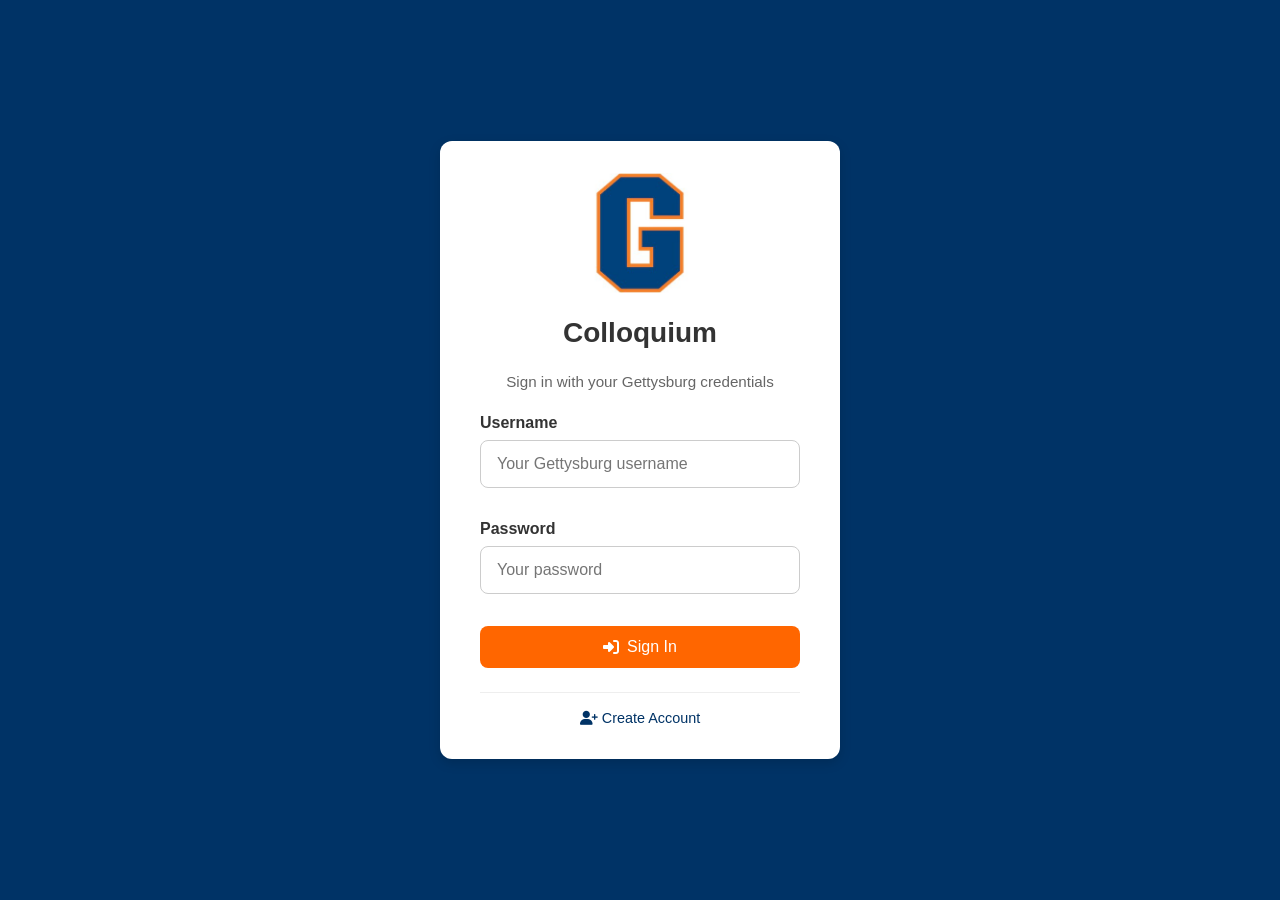
<file: TestFiles/index.html>
<!DOCTYPE html>
<html lang="en">
<head>
    <meta charset="UTF-8">
    <meta name="viewport" content="width=device-width, initial-scale=1.0">
    <title>Colloquium - Login</title>
    <link rel="stylesheet" href="style.css">
    <link rel="stylesheet" href="https://cdnjs.cloudflare.com/ajax/libs/font-awesome/6.4.0/css/all.min.css">
    <style>
        .login-footer { margin-top: 1.5rem; padding-top: 1rem; border-top: 1px solid #eee; text-align: center; }
        .login-footer a { color: #003366; text-decoration: none; font-size: 0.9rem; margin: 0 0.5rem; }
        .login-footer a:hover { color: #ff6600; }
    </style>
</head>
<body>
    <div class="container">
        <img src="gburglogo.jpg" alt="Gettysburg College Logo" class="logo">
        <h1>Colloquium</h1>
        <p class="login-subtitle">Sign in with your Gettysburg credentials</p>

        <!-- Login form: username + password, JS appends @gettysburg.edu before sending -->
        <form id="loginForm" onsubmit="handleLogin(event)">
            <div class="input-group">
                <label for="username">Username</label>
                <input type="text" id="username" placeholder="Your Gettysburg username" required autocomplete="username">
            </div>
            <div class="input-group">
                <label for="password">Password</label>
                <input type="password" id="password" placeholder="Your password" required autocomplete="current-password">
            </div>
            <button type="submit" class="btn-login">
                <i class="fas fa-sign-in-alt"></i> Sign In
            </button>
        </form>

        <div id="loginResult"></div>

        <div class="login-footer">
            <a href="register.php"><i class="fas fa-user-plus"></i> Create Account</a>
        </div>
    </div>
    <script src="app.js"></script>
</body>
</html>
</file>
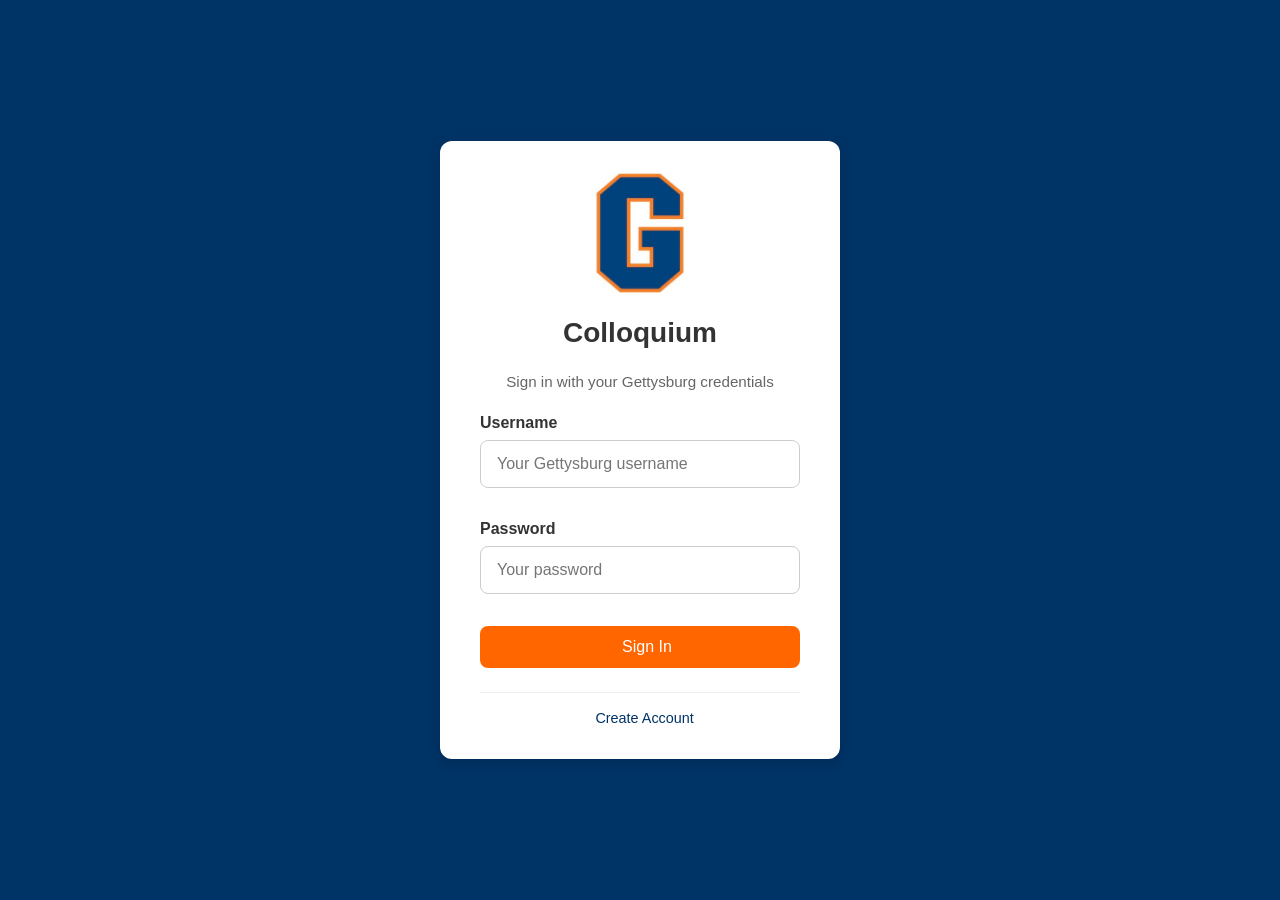
<file: TestFiles/success.html>
<!DOCTYPE html>
<html lang="en">
<head>
    <meta charset="UTF-8">
    <title>Redirecting...</title>
    <meta http-equiv="refresh" content="0; url=index.html">
</head>
<body>
    <p>Redirecting... <a href="index.html">Click here</a> if not redirected.</p>
</body>
</html>
</file>
<file: TestFiles/style.css>
/* ===========================================
   COLLOQUIUM ATTENDANCE SYSTEM - STYLESHEET
   
   This CSS file styles all pages of the system:
   - Login page (index.html)
   - Attendance form (attendance.php)
   - Professor Dashboard (prof_dashboard.php)
   - Student Dashboard (stud_dashboard.php)
   
   Color Scheme:
   - Primary Blue: #003366 (Gettysburg College blue)
   - Accent Orange: #ff6600 (Gettysburg College orange)
   - Success Green: #28a745
   - Error Red: #dc3545
   - Warning Orange: #fd7e14
   =========================================== */

/* Logo styling */
.logo {
    display: block;
    margin: 0 auto 1.5rem auto;
    width: 120px;
    height: auto;
}

/* ===========================================
   CSS RESET & BASE STYLES
   Normalizes default browser styles
   =========================================== */
* {
    margin: 0;
    padding: 0;
    box-sizing: border-box;
}

body {
    font-family: -apple-system, BlinkMacSystemFont, 'Segoe UI', Roboto, Helvetica, Arial, sans-serif;
    background-color: #003366;
    color: #e0e0e0;
    min-height: 100vh;
    display: flex;
    justify-content: center;
    align-items: center;
}

/* ===========================================
   LOGIN PAGE CONTAINER
   White card centered on blue background
   =========================================== */
.container {
    background: #ffffff;
    color: #333;
    padding: 2rem 2.5rem;
    border-radius: 12px;
    box-shadow: 0 4px 12px rgba(0, 0, 0, 0.15);
    width: 100%;
    max-width: 400px;
}

h1 {
    font-size: 1.75rem;
    margin-bottom: 1.5rem;
    text-align: center;
    font-weight: 600;
}

/* ===========================================
   FORM STYLES
   Used across login and attendance forms
   =========================================== */
form {
    display: flex;
    flex-direction: column;
    gap: 1rem;
}

input[type='text'] {
    padding: 0.875rem 1rem;
    border: 1px solid #ccc;
    border-radius: 8px;
    font-size: 1rem;
    transition: border-color 0.2s, box-shadow 0.2s;
    background-color: #fff;
    width: 100%;
}

input[type='text']:focus {
    outline: none;
    border-color: #ff6600;
    box-shadow: 0 0 0 3px rgba(255, 102, 0, 0.1);
}

button[type='submit'] {
    padding: 0.75rem 1.5rem;
    background-color: #ff6600;
    color: #fff;
    border: none;
    border-radius: 8px;
    font-size: 1rem;
    font-weight: 500;
    cursor: pointer;
    transition: background-color 0.2s;
}

button[type='submit']:hover {
    background-color: #e55a00;
}

/* ===========================================
   RESULT/MESSAGE DISPLAY STYLES
   For login results and form feedback
   =========================================== */
#result {
    margin-top: 1rem;
    font-size: 0.9rem;
    text-align: center;
}

#result div[style*='green'] {
    color: #28a745;
}

#result div[style*='red'] {
    color: #dc3545;
}

#result div[style*='orange'] {
    color: #fd7e14;
}

#result a {
    color: #ff6600;
    text-decoration: none;
}

#result a:hover {
    text-decoration: underline;
}

/* ===========================================
   ATTENDANCE PAGE STYLES
   Specific styles for attendance.php
   =========================================== */
.attendance-page {
    flex-direction: column;
    padding: 2rem;
}

.attendance-container {
    background: #ffffff;
    color: #333;
    padding: 2rem;
    border-radius: 16px;
    box-shadow: 0 8px 32px rgba(0, 0, 0, 0.2);
    width: 100%;
    max-width: 500px;
}

/* Header with icon and title */
.attendance-header {
    text-align: center;
    margin-bottom: 1.5rem;
}

.attendance-header h1 {
    display: flex;
    align-items: center;
    justify-content: center;
    gap: 0.5rem;
    color: #003366;
}

.attendance-header h1 i {
    color: #ff6600;
}

.subtitle {
    color: #666;
    font-size: 0.95rem;
    margin-top: 0.5rem;
}

/* Active event banner - shows current event status */
.active-event-banner {
    display: flex;
    align-items: center;
    gap: 0.75rem;
    padding: 1rem;
    border-radius: 8px;
    margin-bottom: 1.5rem;
    font-weight: 500;
}

.active-event-banner.event-active {
    background: #e8f5e9;
    color: #2e7d32;
    border: 1px solid #a5d6a7;
}

.active-event-banner.no-event {
    background: #fff3e0;
    color: #e65100;
    border: 1px solid #ffcc80;
}

/* Feedback messages (success, error, info) */
.message {
    display: flex;
    align-items: center;
    gap: 0.75rem;
    padding: 1rem;
    border-radius: 8px;
    margin-bottom: 1.5rem;
}

.message.success {
    background: #d4edda;
    color: #155724;
    border: 1px solid #c3e6cb;
}

.message.error {
    background: #f8d7da;
    color: #721c24;
    border: 1px solid #f5c6cb;
}

.message.info {
    background: #cce5ff;
    color: #004085;
    border: 1px solid #b8daff;
}

/* Form styling */
.attendance-form {
    margin-bottom: 1.5rem;
}

.input-group {
    margin-bottom: 1rem;
}

.input-group label {
    display: block;
    font-weight: 600;
    margin-bottom: 0.5rem;
    color: #333;
}

/* Primary button with icon */
.btn-primary {
    display: flex;
    align-items: center;
    justify-content: center;
    gap: 0.5rem;
    width: 100%;
    padding: 1rem;
    background: #ff6600;
    color: white;
    border: none;
    border-radius: 8px;
    font-size: 1.1rem;
    font-weight: 600;
    cursor: pointer;
    transition: background 0.2s;
}

.btn-primary:hover {
    background: #e55a00;
}

.help-text {
    text-align: center;
    color: #888;
    font-size: 0.85rem;
    margin-top: 1rem;
}

/* Database error display */
.db-error {
    display: flex;
    align-items: center;
    gap: 0.5rem;
    padding: 1rem;
    background: #f8d7da;
    color: #721c24;
    border-radius: 8px;
    font-size: 0.9rem;
    margin-top: 1rem;
}

/* Event details card */
.event-details {
    background: #f5f5f5;
    padding: 1.25rem;
    border-radius: 8px;
    margin-top: 1.5rem;
}

.event-details h3 {
    color: #003366;
    margin-bottom: 0.75rem;
}

.event-details p {
    display: flex;
    align-items: center;
    gap: 0.5rem;
    color: #555;
    margin-bottom: 0.5rem;
}

.event-details p i {
    color: #ff6600;
    width: 20px;
}

/* Multiple events styling */
.event-item {
    border-bottom: 1px solid #ddd;
    padding-bottom: 1rem;
    margin-bottom: 1rem;
}

.event-item:last-child {
    border-bottom: none;
    margin-bottom: 0;
}

.event-item h4 {
    color: #003366;
    margin-bottom: 0.5rem;
    font-size: 1.1rem;
}

/* ===========================================
   DASHBOARD PAGE STYLES
   Shared styles for professor and student dashboards
   =========================================== */
.dashboard-page {
    display: block;
    background: #f0f2f5;
    color: #333;
}

/* Navigation bar */
.dashboard-nav {
    display: flex;
    justify-content: space-between;
    align-items: center;
    padding: 1rem 2rem;
    background: #003366;
    color: white;
    box-shadow: 0 2px 8px rgba(0, 0, 0, 0.1);
}

.nav-brand {
    display: flex;
    align-items: center;
    gap: 0.75rem;
    font-size: 1.25rem;
    font-weight: 600;
}

.nav-brand i {
    color: #ff6600;
}

.nav-user {
    display: flex;
    align-items: center;
    gap: 1rem;
}

.btn-logout {
    color: white;
    padding: 0.5rem;
    border-radius: 4px;
    transition: background 0.2s;
}

.btn-logout:hover {
    background: rgba(255, 255, 255, 0.1);
}

/* Main content area */
.dashboard-main {
    padding: 2rem;
    max-width: 1200px;
    margin: 0 auto;
}

.dashboard-header {
    margin-bottom: 2rem;
}

.dashboard-header h1 {
    display: flex;
    align-items: center;
    gap: 0.75rem;
    color: #003366;
    text-align: left;
}

.dashboard-header h1 i {
    color: #ff6600;
}

/* ===========================================
   STATISTICS CARDS GRID
   Displays key metrics at top of dashboard
   =========================================== */
.stats-grid {
    display: grid;
    grid-template-columns: repeat(auto-fit, minmax(200px, 1fr));
    gap: 1.5rem;
    margin-bottom: 2rem;
}

.student-stats {
    grid-template-columns: repeat(auto-fit, minmax(180px, 1fr));
}

/* Individual stat card */
.stat-card {
    display: flex;
    align-items: center;
    gap: 1rem;
    background: white;
    padding: 1.5rem;
    border-radius: 12px;
    box-shadow: 0 2px 8px rgba(0, 0, 0, 0.08);
}

/* Colored icon circles */
.stat-icon {
    width: 50px;
    height: 50px;
    border-radius: 12px;
    display: flex;
    align-items: center;
    justify-content: center;
    font-size: 1.25rem;
}

.stat-icon.blue {
    background: #e3f2fd;
    color: #1976d2;
}

.stat-icon.green {
    background: #e8f5e9;
    color: #388e3c;
}

.stat-icon.orange {
    background: #fff3e0;
    color: #f57c00;
}

.stat-icon.red {
    background: #ffebee;
    color: #d32f2f;
}

.stat-info {
    display: flex;
    flex-direction: column;
}

.stat-label {
    font-size: 0.85rem;
    color: #666;
}

.stat-value {
    font-size: 1.5rem;
    font-weight: 700;
    color: #333;
}

.stat-value small {
    font-size: 0.75rem;
    font-weight: 400;
    color: #888;
    display: block;
}

/* ===========================================
   COURSE CARDS GRID
   Grid of courses on professor dashboard
   =========================================== */
.courses-section h2,
.students-section h2,
.events-section h2,
.history-section h2 {
    color: #003366;
    margin-bottom: 1rem;
    font-size: 1.25rem;
}

.course-grid {
    display: grid;
    grid-template-columns: repeat(auto-fit, minmax(280px, 1fr));
    gap: 1.5rem;
}

/* Individual course card - clickable */
.course-card {
    display: block;
    background: white;
    padding: 1.5rem;
    border-radius: 12px;
    box-shadow: 0 2px 8px rgba(0, 0, 0, 0.08);
    text-decoration: none;
    color: inherit;
    transition: transform 0.2s, box-shadow 0.2s;
    border: 2px solid transparent;
}

.course-card:hover {
    transform: translateY(-2px);
    box-shadow: 0 4px 16px rgba(0, 0, 0, 0.12);
}

.course-card.selected {
    border-color: #ff6600;
}

.course-header {
    display: flex;
    justify-content: space-between;
    align-items: center;
    margin-bottom: 0.5rem;
}

.course-code {
    font-weight: 700;
    color: #003366;
    font-size: 1.1rem;
}

.course-semester {
    background: #e3f2fd;
    color: #1976d2;
    padding: 0.25rem 0.5rem;
    border-radius: 4px;
    font-size: 0.75rem;
    font-weight: 500;
}

.course-name {
    color: #333;
    font-size: 0.95rem;
    margin-bottom: 1rem;
    font-weight: 400;
}

.course-stats {
    display: flex;
    gap: 1.5rem;
    color: #666;
    font-size: 0.85rem;
}

.course-stats i {
    color: #ff6600;
    margin-right: 0.25rem;
}

/* ===========================================
   STUDENT TABLE
   Lists students in professor dashboard
   =========================================== */
.students-section {
    margin-top: 2rem;
}

.requirement-note {
    color: #666;
    font-size: 0.9rem;
    margin-bottom: 1rem;
}

.requirement-note i {
    color: #1976d2;
}

.table-container {
    background: white;
    border-radius: 12px;
    overflow: hidden;
    box-shadow: 0 2px 8px rgba(0, 0, 0, 0.08);
}

.students-table,
.history-table {
    width: 100%;
    border-collapse: collapse;
}

.students-table th,
.students-table td,
.history-table th,
.history-table td {
    padding: 1rem;
    text-align: left;
    border-bottom: 1px solid #eee;
}

.students-table th,
.history-table th {
    background: #f5f5f5;
    font-weight: 600;
    color: #333;
}

.students-table tr:hover,
.history-table tr:hover {
    background: #fafafa;
}

.attendance-count {
    font-weight: 700;
    color: #003366;
}

/* Status badges (Complete, In Progress, Partial) */
.status-badge {
    display: inline-flex;
    align-items: center;
    gap: 0.25rem;
    padding: 0.25rem 0.75rem;
    border-radius: 20px;
    font-size: 0.8rem;
    font-weight: 500;
}

.status-badge.complete {
    background: #e8f5e9;
    color: #2e7d32;
}

.status-badge.incomplete,
.status-badge.partial {
    background: #fff3e0;
    color: #e65100;
}

.type-badge {
    background: #e3f2fd;
    color: #1976d2;
    padding: 0.25rem 0.5rem;
    border-radius: 4px;
    font-size: 0.8rem;
}

.no-data {
    text-align: center;
    color: #888;
    padding: 3rem;
    background: white;
    border-radius: 12px;
}

.no-data i {
    margin-right: 0.5rem;
}

/* ===========================================
   TAB NAVIGATION
   For student dashboard tabs
   =========================================== */
.tab-navigation {
    display: flex;
    gap: 0.5rem;
    margin-bottom: 1.5rem;
    border-bottom: 2px solid #ddd;
}

.tab-link {
    display: flex;
    align-items: center;
    gap: 0.5rem;
    padding: 1rem 1.5rem;
    text-decoration: none;
    color: #666;
    font-weight: 500;
    border-bottom: 2px solid transparent;
    margin-bottom: -2px;
    transition: all 0.2s;
}

.tab-link:hover {
    color: #003366;
}

.tab-link.active {
    color: #003366;
    border-bottom-color: #ff6600;
}

.tab-link i {
    color: #ff6600;
}

/* ===========================================
   EVENT CARDS
   For upcoming events on student dashboard
   =========================================== */
.event-cards {
    display: grid;
    grid-template-columns: repeat(auto-fit, minmax(300px, 1fr));
    gap: 1.5rem;
}

.event-card {
    background: white;
    padding: 1.5rem;
    border-radius: 12px;
    box-shadow: 0 2px 8px rgba(0, 0, 0, 0.08);
    position: relative;
}

.event-type-badge {
    display: inline-block;
    background: #ff6600;
    color: white;
    padding: 0.25rem 0.75rem;
    border-radius: 4px;
    font-size: 0.75rem;
    font-weight: 600;
    margin-bottom: 0.75rem;
}

.event-title {
    color: #003366;
    font-size: 1.1rem;
    margin-bottom: 1rem;
}

.event-meta {
    display: flex;
    flex-direction: column;
    gap: 0.5rem;
}

.event-meta p {
    display: flex;
    align-items: center;
    gap: 0.5rem;
    color: #666;
    font-size: 0.9rem;
}

.event-meta i {
    color: #ff6600;
    width: 16px;
}

/* ===========================================
   RESPONSIVE DESIGN
   Adjustments for smaller screens
   =========================================== */
@media (max-width: 768px) {
    .dashboard-nav {
        padding: 1rem;
    }
    
    .dashboard-main {
        padding: 1rem;
    }
    
    .stats-grid {
        grid-template-columns: 1fr 1fr;
    }
    
    .course-grid {
        grid-template-columns: 1fr;
    }
    
    .tab-link {
        padding: 0.75rem 1rem;
        font-size: 0.9rem;
    }
    
    .students-table,
    .history-table {
        font-size: 0.85rem;
    }
    
    .students-table th,
    .students-table td,
    .history-table th,
    .history-table td {
        padding: 0.75rem 0.5rem;
    }
}

/* ===========================================
   LOGIN PAGE ENHANCEMENTS
   Improved styling for login form
   =========================================== */
.login-subtitle {
    text-align: center;
    color: #666;
    margin-bottom: 1.5rem;
    font-size: 0.95rem;
}

.input-group {
    margin-bottom: 1rem;
}

.input-group label {
    display: block;
    font-weight: 600;
    margin-bottom: 0.5rem;
    color: #333;
}

input[type='email'],
input[type='password'] {
    padding: 0.875rem 1rem;
    border: 1px solid #ccc;
    border-radius: 8px;
    font-size: 1rem;
    transition: border-color 0.2s, box-shadow 0.2s;
    background-color: #fff;
    width: 100%;
}

input[type='email']:focus,
input[type='password']:focus {
    outline: none;
    border-color: #ff6600;
    box-shadow: 0 0 0 3px rgba(255, 102, 0, 0.1);
}

.btn-login {
    display: flex;
    align-items: center;
    justify-content: center;
    gap: 0.5rem;
    width: 100%;
    padding: 0.875rem 1.5rem;
    background-color: #ff6600;
    color: #fff;
    border: none;
    border-radius: 8px;
    font-size: 1rem;
    font-weight: 500;
    cursor: pointer;
    transition: background-color 0.2s;
}

.btn-login:hover {
    background-color: #e55a00;
}

/* Login result messages */
#loginResult {
    margin-top: 1rem;
    text-align: center;
}

.login-success {
    display: flex;
    align-items: center;
    justify-content: center;
    gap: 0.5rem;
    padding: 0.75rem;
    background: #d4edda;
    color: #155724;
    border-radius: 8px;
}

.login-error {
    display: flex;
    align-items: center;
    justify-content: center;
    gap: 0.5rem;
    padding: 0.75rem;
    background: #f8d7da;
    color: #721c24;
    border-radius: 8px;
}

.login-loading {
    display: flex;
    align-items: center;
    justify-content: center;
    gap: 0.5rem;
    padding: 0.75rem;
    color: #666;
}

.login-footer {
    margin-top: 1.5rem;
    padding-top: 1rem;
    border-top: 1px solid #eee;
    text-align: center;
}

.login-footer a {
    color: #003366;
    text-decoration: none;
    font-size: 0.9rem;
}

.login-footer a:hover {
    color: #ff6600;
}

/* ===========================================
   ADMIN DASHBOARD STYLES
   Sidebar layout and admin-specific components
   =========================================== */
.admin-page {
    display: block;
}

.admin-nav {
    background: linear-gradient(135deg, #003366 0%, #001a33 100%);
}

.admin-layout {
    display: flex;
    min-height: calc(100vh - 60px);
}

/* Admin Sidebar */
.admin-sidebar {
    width: 240px;
    background: white;
    border-right: 1px solid #e0e0e0;
    padding: 1.5rem 0;
    flex-shrink: 0;
}

.sidebar-nav {
    display: flex;
    flex-direction: column;
}

.sidebar-link {
    display: flex;
    align-items: center;
    gap: 0.75rem;
    padding: 0.875rem 1.5rem;
    color: #555;
    text-decoration: none;
    font-weight: 500;
    transition: all 0.2s;
    border-left: 3px solid transparent;
}

.sidebar-link:hover {
    background: #f5f5f5;
    color: #003366;
}

.sidebar-link.active {
    background: #fff3e0;
    color: #003366;
    border-left-color: #ff6600;
}

.sidebar-link i {
    width: 20px;
    color: #888;
}

.sidebar-link.active i,
.sidebar-link:hover i {
    color: #ff6600;
}

/* Admin Main Content */
.admin-main {
    flex: 1;
    padding: 2rem;
    background: #f0f2f5;
    overflow-y: auto;
}

.admin-stats {
    grid-template-columns: repeat(auto-fit, minmax(180px, 1fr));
}

/* Quick Actions */
.quick-actions {
    background: white;
    padding: 1.5rem;
    border-radius: 12px;
    box-shadow: 0 2px 8px rgba(0, 0, 0, 0.08);
}

.quick-actions h2 {
    color: #003366;
    margin-bottom: 1rem;
    font-size: 1.25rem;
}

.action-buttons {
    display: flex;
    gap: 1rem;
    flex-wrap: wrap;
}

.action-btn {
    display: flex;
    align-items: center;
    gap: 0.5rem;
    padding: 0.75rem 1.25rem;
    background: #003366;
    color: white;
    text-decoration: none;
    border-radius: 8px;
    font-weight: 500;
    transition: background 0.2s;
}

.action-btn:hover {
    background: #004080;
}

.action-btn i {
    color: #ff6600;
}

/* Data Section (admin tables) */
.data-section {
    background: white;
    padding: 1.5rem;
    border-radius: 12px;
    box-shadow: 0 2px 8px rgba(0, 0, 0, 0.08);
}

.data-section h2 {
    display: flex;
    align-items: center;
    gap: 0.5rem;
    color: #003366;
    margin-bottom: 1rem;
    font-size: 1.25rem;
}

.data-section h2 i {
    color: #ff6600;
}

.data-table {
    width: 100%;
    border-collapse: collapse;
}

.data-table th,
.data-table td {
    padding: 0.875rem 1rem;
    text-align: left;
    border-bottom: 1px solid #eee;
}

.data-table th {
    background: #f8f9fa;
    font-weight: 600;
    color: #333;
}

.data-table tr:hover {
    background: #fafafa;
}

/* Badges */
.badge {
    display: inline-block;
    padding: 0.25rem 0.5rem;
    background: #e3f2fd;
    color: #1976d2;
    border-radius: 4px;
    font-size: 0.8rem;
    font-weight: 500;
}

.badge.green {
    background: #e8f5e9;
    color: #388e3c;
}

.badge.orange {
    background: #fff3e0;
    color: #f57c00;
}

/* Small button */
.btn-small {
    display: inline-flex;
    align-items: center;
    gap: 0.25rem;
    padding: 0.375rem 0.75rem;
    background: #f0f2f5;
    color: #003366;
    text-decoration: none;
    border-radius: 4px;
    font-size: 0.8rem;
    transition: background 0.2s;
}

.btn-small:hover {
    background: #e0e0e0;
}

/* Status badges for events */
.status-badge.active {
    background: #e8f5e9;
    color: #2e7d32;
}

.status-badge.upcoming {
    background: #e3f2fd;
    color: #1976d2;
}

.status-badge.past {
    background: #f5f5f5;
    color: #666;
}

/* Responsive Admin Layout */
@media (max-width: 768px) {
    .admin-layout {
        flex-direction: column;
    }
    
    .admin-sidebar {
        width: 100%;
        border-right: none;
        border-bottom: 1px solid #e0e0e0;
        padding: 0.5rem 0;
    }
    
    .sidebar-nav {
        flex-direction: row;
        overflow-x: auto;
        padding: 0 1rem;
    }
    
    .sidebar-link {
        padding: 0.75rem 1rem;
        border-left: none;
        border-bottom: 3px solid transparent;
        white-space: nowrap;
    }
    
    .sidebar-link.active {
        border-left: none;
        border-bottom-color: #ff6600;
    }
    
    .action-buttons {
        flex-direction: column;
    }
    
    .data-table {
        font-size: 0.85rem;
    }
    
    .data-table th,
    .data-table td {
        padding: 0.625rem 0.5rem;
    }
}

/* ===========================================
   SIMPLIFIED ADMIN DASHBOARD STYLES
   Top navigation with Events and Rosters tabs
   =========================================== */

/* Top Navigation Bar */
.admin-topnav {
    display: flex;
    align-items: center;
    justify-content: space-between;
    background: #003366;
    padding: 0 2rem;
    height: 60px;
}

.nav-title {
    color: white;
    font-size: 1.25rem;
    font-weight: 600;
}

.nav-tabs {
    display: flex;
    height: 100%;
}

.nav-tab {
    display: flex;
    align-items: center;
    gap: 0.5rem;
    padding: 0 1.5rem;
    color: rgba(255, 255, 255, 0.7);
    text-decoration: none;
    font-weight: 500;
    height: 100%;
    border-bottom: 3px solid transparent;
    transition: all 0.2s;
}

.nav-tab:hover {
    color: white;
    background: rgba(255, 255, 255, 0.1);
}

.nav-tab.active {
    color: white;
    border-bottom-color: #ff6600;
}

.nav-logout {
    color: rgba(255, 255, 255, 0.7);
    padding: 0.5rem;
    border-radius: 4px;
    transition: all 0.2s;
}

.nav-logout:hover {
    color: white;
    background: rgba(255, 255, 255, 0.1);
}

/* Admin Content Area */
.admin-content {
    padding: 2rem;
    max-width: 1000px;
    margin: 0 auto;
}

.admin-section {
    background: white;
    border-radius: 12px;
    padding: 2rem;
    box-shadow: 0 2px 8px rgba(0, 0, 0, 0.08);
}

.section-header {
    display: flex;
    justify-content: space-between;
    align-items: flex-start;
    margin-bottom: 1.5rem;
}

.section-header h2 {
    color: #003366;
    font-size: 1.5rem;
    margin-bottom: 0.25rem;
}

.section-subtitle {
    color: #666;
    font-size: 0.9rem;
}

/* Event List */
.event-list {
    display: flex;
    flex-direction: column;
    gap: 1rem;
}

.event-item {
    display: flex;
    justify-content: space-between;
    align-items: center;
    padding: 1.25rem;
    background: #f8f9fa;
    border-radius: 8px;
    border: 1px solid #eee;
}

.event-info h3 {
    color: #003366;
    font-size: 1.1rem;
    margin-bottom: 0.5rem;
}

.event-info .event-meta {
    display: flex;
    flex-direction: row;
    gap: 1.5rem;
    flex-wrap: wrap;
}

.event-info .event-meta span {
    display: flex;
    align-items: center;
    gap: 0.5rem;
    color: #666;
    font-size: 0.9rem;
}

.event-info .event-meta i {
    color: #ff6600;
}

/* Delete Button */
.btn-delete {
    background: none;
    border: none;
    color: #dc3545;
    font-size: 1.1rem;
    cursor: pointer;
    padding: 0.5rem;
    border-radius: 4px;
    transition: background 0.2s;
}

.btn-delete:hover {
    background: #ffebee;
}

.delete-form {
    margin: 0;
}

/* Modal Styles */
.modal {
    display: none;
    position: fixed;
    top: 0;
    left: 0;
    right: 0;
    bottom: 0;
    background: rgba(0, 0, 0, 0.5);
    z-index: 1000;
    align-items: center;
    justify-content: center;
}

.modal.active {
    display: flex;
}

.modal-content {
    background: white;
    border-radius: 12px;
    width: 100%;
    max-width: 500px;
    max-height: 90vh;
    overflow-y: auto;
    animation: modalFadeIn 0.2s ease;
}

@keyframes modalFadeIn {
    from {
        opacity: 0;
        transform: scale(0.95);
    }
    to {
        opacity: 1;
        transform: scale(1);
    }
}

.modal-header {
    display: flex;
    justify-content: space-between;
    align-items: center;
    padding: 1.25rem 1.5rem;
    border-bottom: 1px solid #eee;
}

.modal-header h3 {
    color: #003366;
    font-size: 1.25rem;
}

.modal-close {
    background: none;
    border: none;
    font-size: 1.5rem;
    color: #888;
    cursor: pointer;
    padding: 0;
    line-height: 1;
}

.modal-close:hover {
    color: #333;
}

.modal-content form {
    padding: 1.5rem;
}

.form-group {
    margin-bottom: 1.25rem;
}

.form-group label {
    display: block;
    font-weight: 600;
    margin-bottom: 0.5rem;
    color: #333;
}

.form-group input,
.form-group select {
    width: 100%;
    padding: 0.75rem 1rem;
    border: 1px solid #ccc;
    border-radius: 8px;
    font-size: 1rem;
}

.form-group input:focus,
.form-group select:focus {
    outline: none;
    border-color: #ff6600;
    box-shadow: 0 0 0 3px rgba(255, 102, 0, 0.1);
}

.form-row {
    display: grid;
    grid-template-columns: 1fr 1fr;
    gap: 1rem;
}

.form-actions {
    display: flex;
    justify-content: flex-end;
    gap: 1rem;
    margin-top: 1.5rem;
    padding-top: 1rem;
    border-top: 1px solid #eee;
}

.btn-secondary {
    padding: 0.75rem 1.5rem;
    background: #f0f2f5;
    color: #333;
    border: none;
    border-radius: 8px;
    font-size: 1rem;
    cursor: pointer;
    transition: background 0.2s;
}

.btn-secondary:hover {
    background: #e0e0e0;
}

/* Course Selector */
.course-selector {
    margin-bottom: 1.5rem;
    display: flex;
    align-items: center;
    gap: 1rem;
}

.course-selector label {
    font-weight: 600;
    color: #333;
}

.course-selector select {
    flex: 1;
    max-width: 400px;
    padding: 0.75rem 1rem;
    border: 1px solid #ccc;
    border-radius: 8px;
    font-size: 1rem;
}

/* Add Student Form */
.add-student-form {
    margin-bottom: 1.5rem;
    padding: 1rem;
    background: #f8f9fa;
    border-radius: 8px;
}

.inline-form {
    display: flex;
    gap: 1rem;
    align-items: center;
    flex-wrap: wrap;
}

.inline-form select {
    flex: 1;
    min-width: 200px;
    padding: 0.75rem 1rem;
    border: 1px solid #ccc;
    border-radius: 8px;
}

.inline-form .btn-primary {
    width: auto;
    padding: 0.75rem 1.5rem;
}

/* Roster Table */
.roster-list {
    margin-top: 1.5rem;
}

.roster-list h3 {
    color: #003366;
    margin-bottom: 1rem;
}

.roster-table {
    width: 100%;
    border-collapse: collapse;
    background: white;
    border-radius: 8px;
    overflow: hidden;
}

.roster-table th,
.roster-table td {
    padding: 1rem;
    text-align: left;
    border-bottom: 1px solid #eee;
}

.roster-table th {
    background: #f5f5f5;
    font-weight: 600;
    color: #333;
}

.roster-table tr:hover {
    background: #fafafa;
}

.btn-delete-small {
    background: none;
    border: none;
    color: #dc3545;
    cursor: pointer;
    padding: 0.375rem;
    border-radius: 4px;
}

.btn-delete-small:hover {
    background: #ffebee;
}

.inline {
    display: inline;
}

/* Uploaded roster JSON files */
.uploaded-rosters {
    margin-bottom: 1.5rem;
    padding: 1rem 1.25rem;
    background: #f8f9fa;
    border: 1px solid #ececec;
    border-radius: 8px;
}

.uploaded-rosters h3 {
    color: #003366;
    font-size: 1rem;
    margin-bottom: 0.75rem;
}

.uploaded-empty {
    color: #777;
    font-size: 0.9rem;
}

.roster-file-list {
    list-style: none;
    display: flex;
    flex-direction: column;
    gap: 0.5rem;
}

.roster-file-list li {
    display: flex;
    justify-content: space-between;
    align-items: center;
    gap: 1rem;
    font-size: 0.9rem;
}

.roster-file-list a {
    color: #003366;
    text-decoration: none;
    display: inline-flex;
    align-items: center;
    gap: 0.5rem;
}

.roster-file-list a:hover {
    color: #ff6600;
    text-decoration: underline;
}

.roster-file-list span {
    color: #777;
    white-space: nowrap;
}

/* CSV upload card */
.upload-card {
    margin-bottom: 1.5rem;
    padding: 1rem 1.25rem;
    border: 1px solid #ececec;
    border-radius: 8px;
    background: #fcfcfc;
}

.upload-card-header {
    display: flex;
    justify-content: space-between;
    align-items: center;
    gap: 1rem;
    margin-bottom: 0.75rem;
}

.upload-card-header h3 {
    color: #003366;
    font-size: 1rem;
}

.json-link {
    color: #003366;
    text-decoration: none;
    font-size: 0.9rem;
    display: inline-flex;
    align-items: center;
    gap: 0.4rem;
}

.json-link:hover {
    color: #ff6600;
}

.upload-form {
    display: flex;
    align-items: stretch;
    flex-direction: column;
    gap: 1rem;
    margin-bottom: 0.5rem;
}

.upload-input {
    display: none;
}

.upload-dropzone {
    display: flex;
    flex-direction: column;
    align-items: center;
    justify-content: center;
    gap: 0.5rem;
    min-height: 130px;
    padding: 1.25rem;
    border: 2px dashed #bfd3e6;
    border-radius: 10px;
    background: #f8fbff;
    color: #003366;
    cursor: pointer;
    transition: background 0.2s, border-color 0.2s, transform 0.2s;
    text-align: center;
}

.upload-dropzone i {
    font-size: 1.5rem;
    color: #003366;
}

.upload-dropzone:hover,
.upload-dropzone.is-dragover {
    background: #eef6ff;
    border-color: #5e9bd3;
    transform: translateY(-1px);
}

.upload-selected {
    font-size: 0.9rem;
    color: #555;
}

.upload-hint {
    color: #666;
    font-size: 0.85rem;
}

/* Upload summary and parsed preview */
.upload-summary {
    margin-bottom: 1.5rem;
    padding: 1rem 1.25rem;
    background: #f7fbff;
    border: 1px solid #d8ebff;
    border-radius: 8px;
}

.upload-summary h4,
.parsed-preview h4 {
    color: #003366;
    margin-bottom: 0.75rem;
    font-size: 1rem;
}

.summary-grid {
    display: grid;
    grid-template-columns: repeat(auto-fit, minmax(140px, 1fr));
    gap: 0.75rem;
    margin-bottom: 0.75rem;
}

.summary-grid div {
    padding: 0.625rem 0.75rem;
    background: white;
    border: 1px solid #e7eef5;
    border-radius: 6px;
}

.summary-grid strong {
    display: block;
    color: #003366;
    font-size: 1.1rem;
}

.summary-grid span {
    font-size: 0.8rem;
    color: #666;
}

.summary-note {
    font-size: 0.9rem;
    color: #444;
    margin-top: 0.4rem;
}

.parsed-preview {
    margin-bottom: 1.5rem;
}

/* Select Prompt */
.select-prompt {
    text-align: center;
    color: #888;
    padding: 3rem;
    background: #f8f9fa;
    border-radius: 8px;
}

.select-prompt i {
    margin-right: 0.5rem;
    color: #ff6600;
}

/* Toast Messages */
.toast {
    display: flex;
    align-items: center;
    gap: 0.75rem;
    padding: 1rem 1.5rem;
    border-radius: 8px;
    margin-bottom: 1.5rem;
}

.toast.success {
    background: #d4edda;
    color: #155724;
    border: 1px solid #c3e6cb;
}

.toast.error {
    background: #f8d7da;
    color: #721c24;
    border: 1px solid #f5c6cb;
}

/* Responsive Simplified Admin */
@media (max-width: 768px) {
    .admin-topnav {
        padding: 0 1rem;
    }
    
    .nav-title {
        display: none;
    }
    
    .nav-tabs {
        flex: 1;
        justify-content: center;
    }
    
    .nav-tab {
        padding: 0 1rem;
        font-size: 0.9rem;
    }
    
    .admin-content {
        padding: 1rem;
    }
    
    .section-header {
        flex-direction: column;
        gap: 1rem;
    }
    
    .section-header .btn-primary {
        width: 100%;
    }
    
    .form-row {
        grid-template-columns: 1fr;
    }
    
    .inline-form {
        flex-direction: column;
    }
    
    .inline-form select,
    .inline-form .btn-primary {
        width: 100%;
    }
    
    .event-item {
        flex-direction: column;
        align-items: flex-start;
        gap: 1rem;
    }
    
    .event-info .event-meta {
        flex-direction: column;
        gap: 0.5rem;
    }

    .course-selector {
        flex-direction: column;
        align-items: stretch;
    }

    .course-selector select {
        max-width: 100%;
    }

    .upload-card-header,
    .roster-file-list li {
        flex-direction: column;
        align-items: flex-start;
    }

    .upload-dropzone {
        min-height: 110px;
    }
}
</file>
